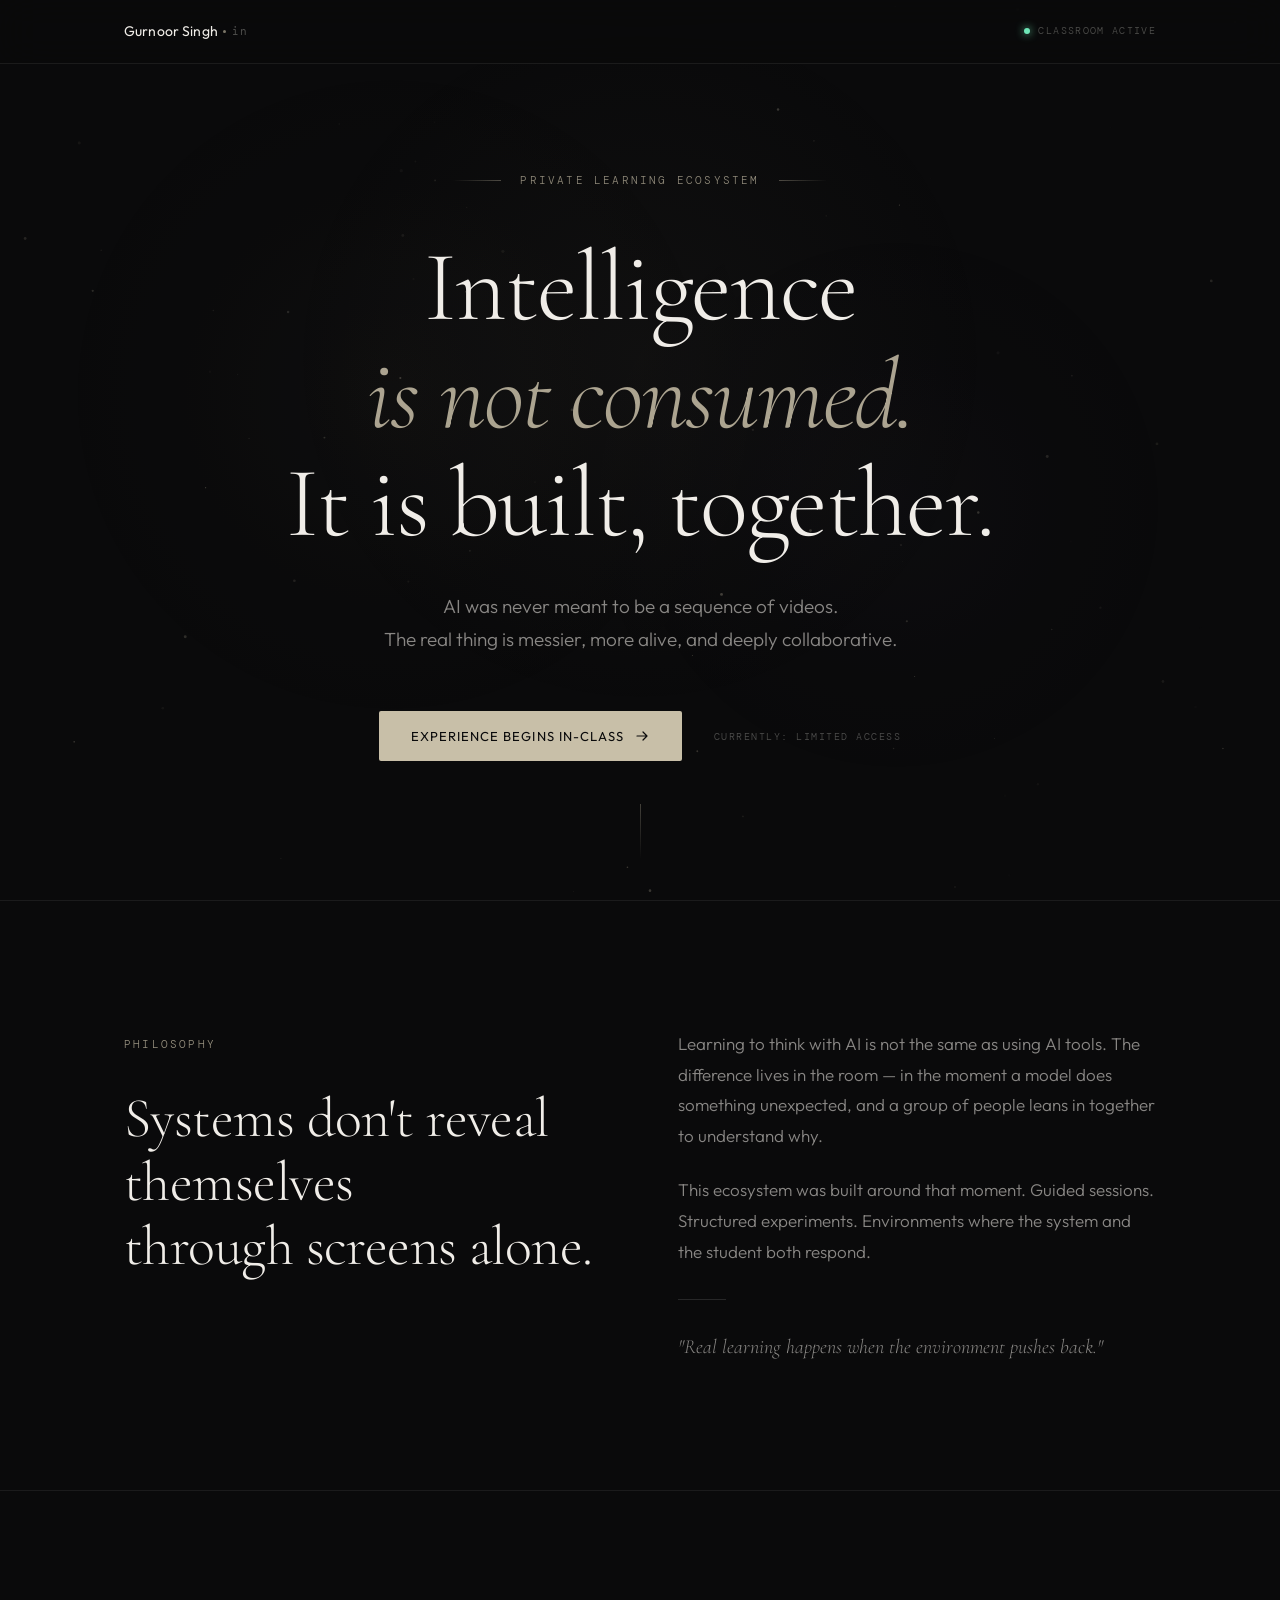
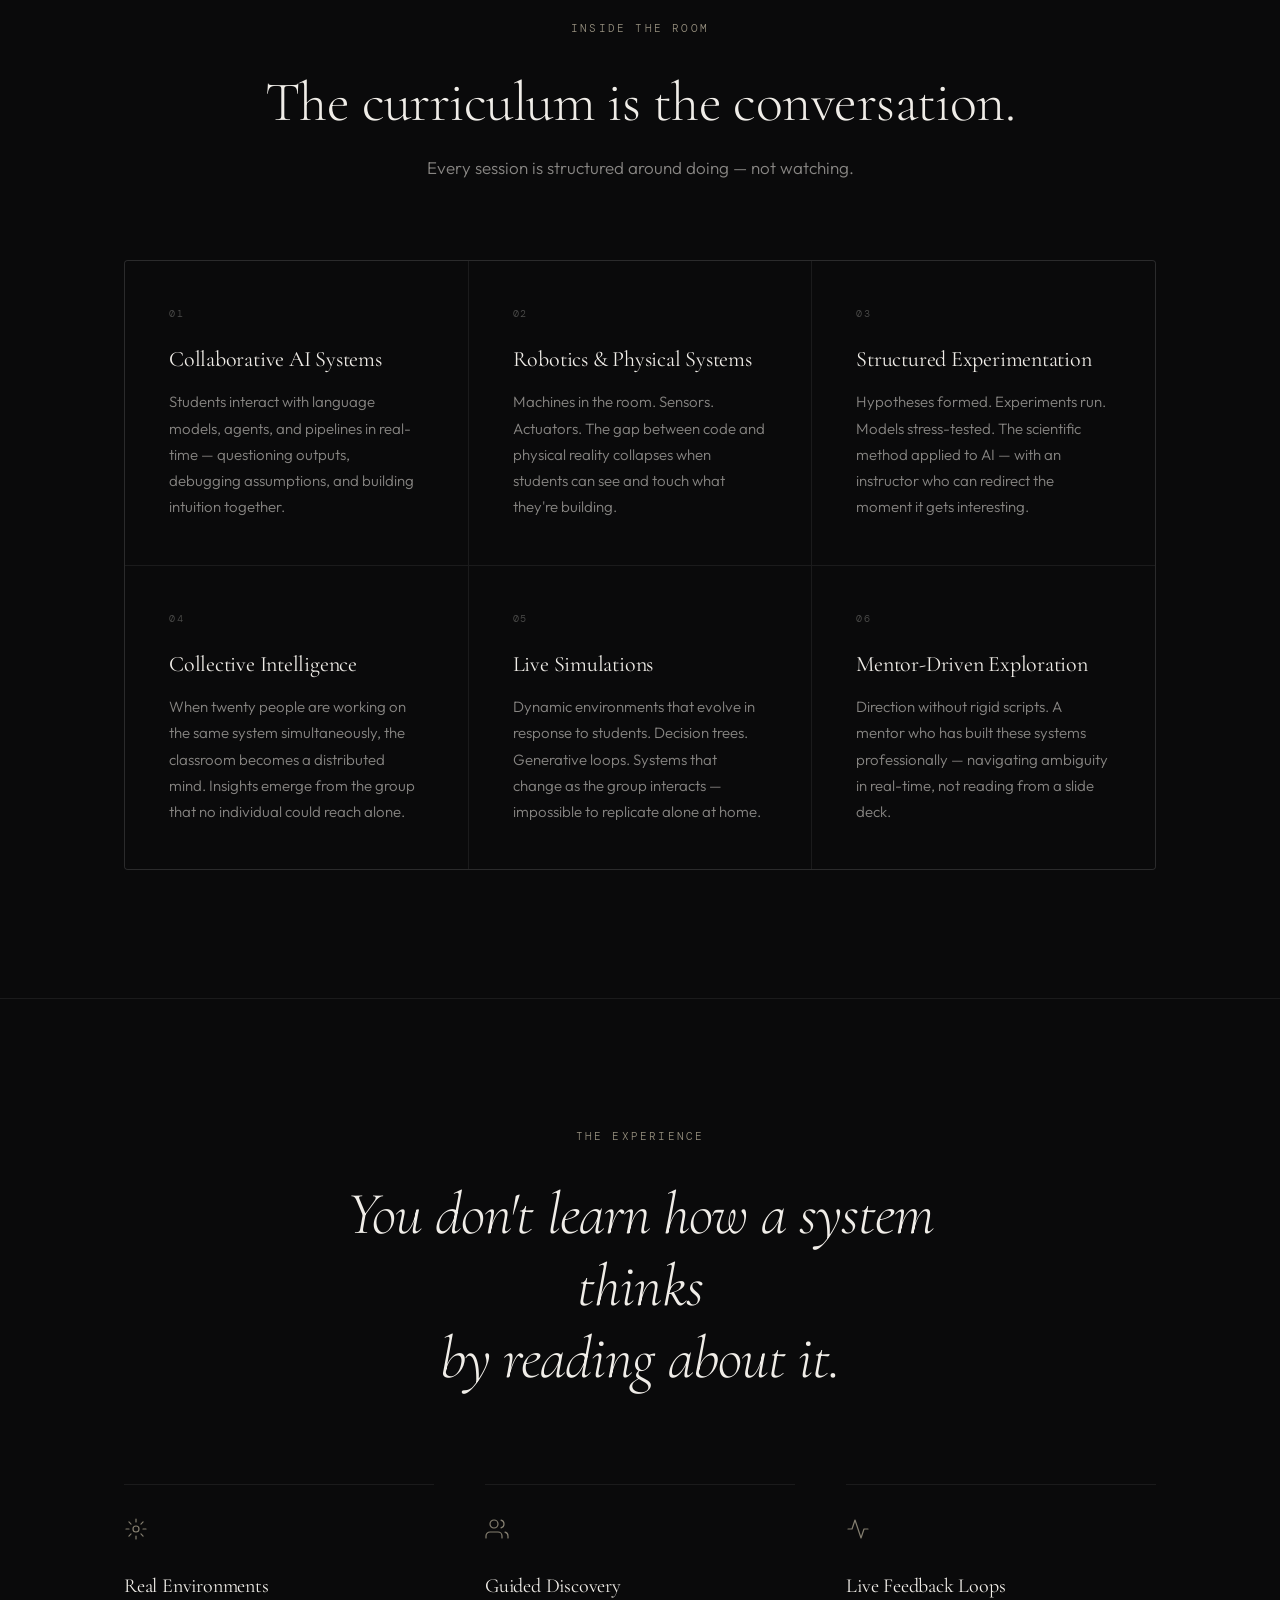
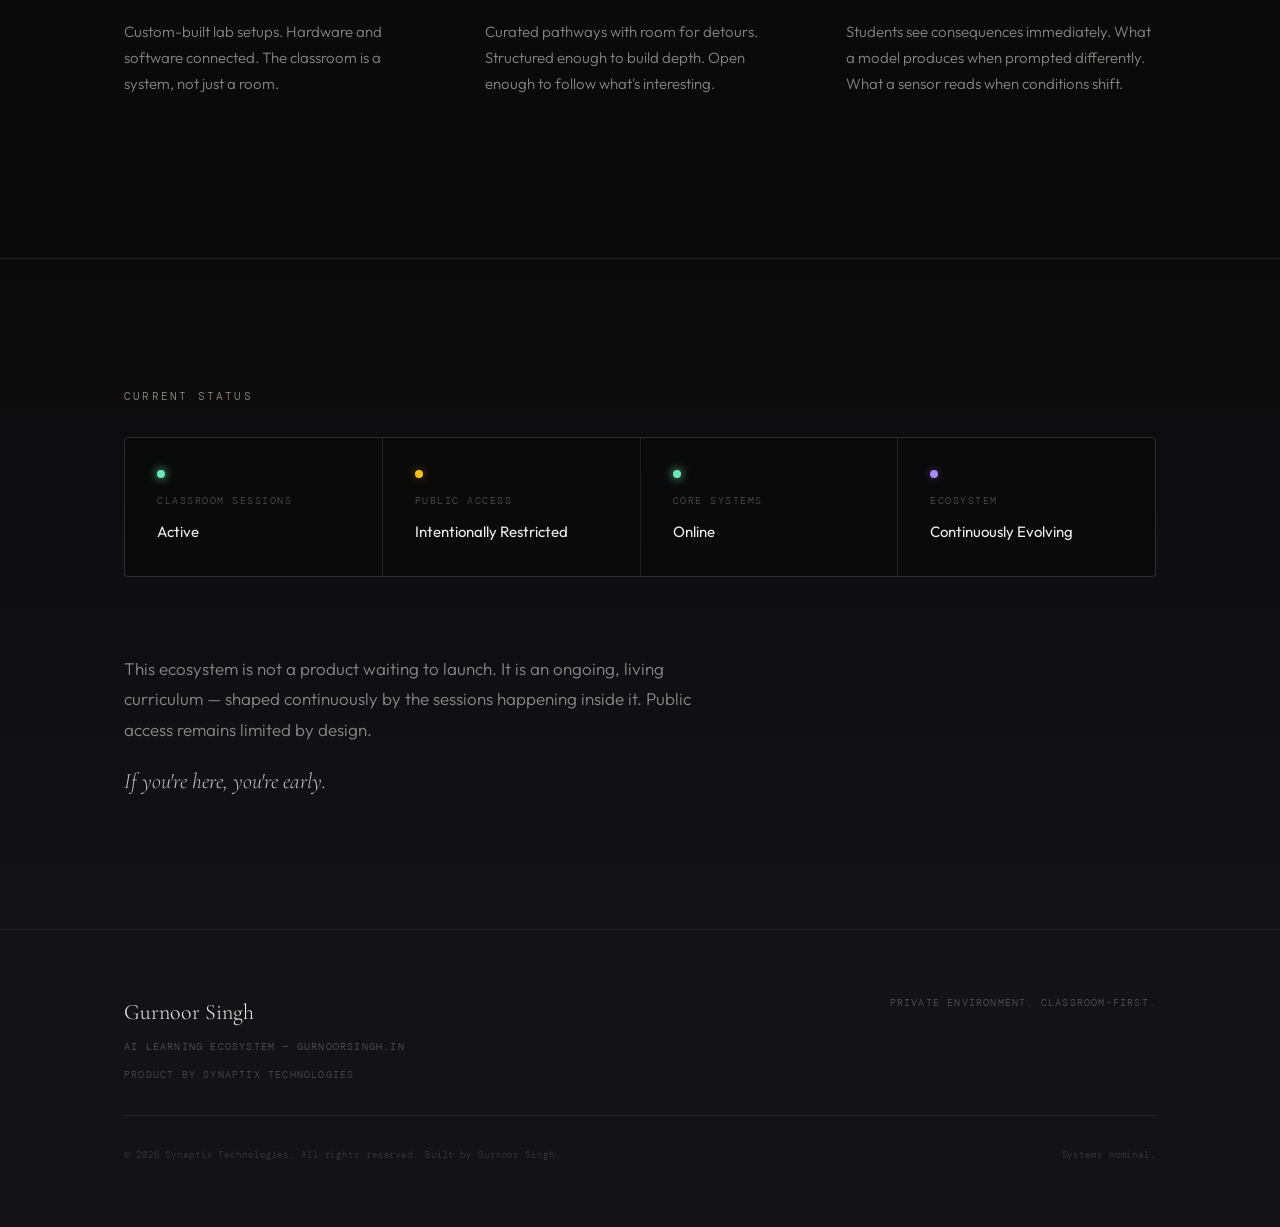
<file: index.html>
<!DOCTYPE html>
<html lang="en">
<head>
  <meta charset="UTF-8" />
  <meta name="viewport" content="width=device-width, initial-scale=1.0" />
  <meta name="description" content="A private AI learning ecosystem. Real learning happens inside the experience." />
  <meta name="robots" content="index, follow" />
  <meta property="og:title" content="Gurnoor Singh — AI Learning Ecosystem" />
  <meta property="og:description" content="A guided, immersive environment for learning AI. Not a platform. An experience." />
  <meta property="og:url" content="https://gurnoorsingh.in" />
  <title>Gurnoor Singh — AI Learning Ecosystem</title>
  <link rel="preconnect" href="https://fonts.googleapis.com" />
  <link rel="preconnect" href="https://fonts.gstatic.com" crossorigin />
  <link href="https://fonts.googleapis.com/css2?family=Cormorant+Garamond:ital,wght@0,300;0,400;0,500;1,300;1,400&family=DM+Mono:wght@300;400&family=Outfit:wght@200;300;400;500&display=swap" rel="stylesheet" />
  <link rel="stylesheet" href="style.css" />
</head>
<body>

  <!-- ═══════════════════════════════════════════
       AMBIENT CANVAS — animated background
  ═══════════════════════════════════════════ -->
  <canvas id="ambient-canvas" aria-hidden="true"></canvas>

  <!-- ═══════════════════════════════════════════
       NAVIGATION
  ═══════════════════════════════════════════ -->
  <nav class="nav" role="navigation" aria-label="Primary navigation">
    <div class="nav__inner">
      <a href="#" class="nav__wordmark" aria-label="Gurnoor Singh — Home">
        <span class="nav__name">Gurnoor Singh</span>
        <span class="nav__dot" aria-hidden="true"></span>
        <span class="nav__domain">in</span>
      </a>
      <div class="nav__status" aria-label="System status: Classroom active">
        <span class="nav__status-dot" aria-hidden="true"></span>
        <span class="nav__status-text">Classroom Active</span>
      </div>
    </div>
  </nav>

  <!-- ═══════════════════════════════════════════
       SECTION 1 — HERO
  ═══════════════════════════════════════════ -->
  <section class="hero" id="home" aria-label="Hero introduction">
    <div class="hero__container">

      <div class="hero__eyebrow reveal" data-delay="0">
        <span class="eyebrow-line" aria-hidden="true"></span>
        <span class="eyebrow-text">Private Learning Ecosystem</span>
        <span class="eyebrow-line" aria-hidden="true"></span>
      </div>

      <h1 class="hero__headline reveal" data-delay="1">
        Intelligence<br />
        <em>is not consumed.</em><br />
        It is built, together.
      </h1>

      <p class="hero__subtext reveal" data-delay="2">
        AI was never meant to be a sequence of videos.<br class="break-desktop" />
        The real thing is messier, more alive, and deeply collaborative.
      </p>

      <div class="hero__cta-row reveal" data-delay="3">
        <a href="#inside" class="cta-primary" aria-label="Learn what happens inside the experience">
          Experience Begins In-Class
          <svg class="cta-arrow" width="16" height="16" viewBox="0 0 16 16" fill="none" aria-hidden="true">
            <path d="M3 8h10M9 4l4 4-4 4" stroke="currentColor" stroke-width="1.2" stroke-linecap="round" stroke-linejoin="round"/>
          </svg>
        </a>
        <span class="cta-note">Currently: limited access</span>
      </div>

    </div>

    <!-- Scroll hint -->
    <div class="hero__scroll-hint reveal" data-delay="4" aria-hidden="true">
      <div class="scroll-line"></div>
    </div>
  </section>

  <!-- ═══════════════════════════════════════════
       SECTION 2 — PHILOSOPHY
  ═══════════════════════════════════════════ -->
  <section class="philosophy" id="philosophy" aria-label="Philosophy and vision">
    <div class="section-container">

      <div class="philosophy__left reveal" data-delay="0">
        <span class="section-label">Philosophy</span>
        <h2 class="section-headline">
          Systems don't reveal themselves<br />through screens alone.
        </h2>
      </div>

      <div class="philosophy__right reveal" data-delay="1">
        <p class="philosophy__body">
          Learning to think with AI is not the same as using AI tools. The difference lives in the room — in the moment a model does something unexpected, and a group of people leans in together to understand why.
        </p>
        <p class="philosophy__body">
          This ecosystem was built around that moment. Guided sessions. Structured experiments. Environments where the system and the student both respond.
        </p>
        <div class="philosophy__rule" aria-hidden="true"></div>
        <p class="philosophy__quote">
          "Real learning happens when the environment pushes back."
        </p>
      </div>

    </div>
  </section>

  <!-- ═══════════════════════════════════════════
       SECTION 3 — WHAT HAPPENS INSIDE
  ═══════════════════════════════════════════ -->
  <section class="inside" id="inside" aria-label="What happens inside the learning environment">
    <div class="section-container">

      <div class="inside__header reveal" data-delay="0">
        <span class="section-label">Inside The Room</span>
        <h2 class="section-headline centered">
          The curriculum is the conversation.
        </h2>
        <p class="inside__intro">
          Every session is structured around doing — not watching.
        </p>
      </div>

      <div class="inside__grid">

        <article class="inside-card reveal" data-delay="1" aria-label="Collaborative AI systems">
          <div class="inside-card__number" aria-hidden="true">01</div>
          <h3 class="inside-card__title">Collaborative AI Systems</h3>
          <p class="inside-card__body">
            Students interact with language models, agents, and pipelines in real-time — questioning outputs, debugging assumptions, and building intuition together.
          </p>
        </article>

        <article class="inside-card reveal" data-delay="2" aria-label="Robotics and physical systems">
          <div class="inside-card__number" aria-hidden="true">02</div>
          <h3 class="inside-card__title">Robotics &amp; Physical Systems</h3>
          <p class="inside-card__body">
            Machines in the room. Sensors. Actuators. The gap between code and physical reality collapses when students can see and touch what they're building.
          </p>
        </article>

        <article class="inside-card reveal" data-delay="3" aria-label="Structured experimentation">
          <div class="inside-card__number" aria-hidden="true">03</div>
          <h3 class="inside-card__title">Structured Experimentation</h3>
          <p class="inside-card__body">
            Hypotheses formed. Experiments run. Models stress-tested. The scientific method applied to AI — with an instructor who can redirect the moment it gets interesting.
          </p>
        </article>

        <article class="inside-card reveal" data-delay="4" aria-label="Collective intelligence and live simulation">
          <div class="inside-card__number" aria-hidden="true">04</div>
          <h3 class="inside-card__title">Collective Intelligence</h3>
          <p class="inside-card__body">
            When twenty people are working on the same system simultaneously, the classroom becomes a distributed mind. Insights emerge from the group that no individual could reach alone.
          </p>
        </article>

        <article class="inside-card reveal" data-delay="5" aria-label="Live system simulation">
          <div class="inside-card__number" aria-hidden="true">05</div>
          <h3 class="inside-card__title">Live Simulations</h3>
          <p class="inside-card__body">
            Dynamic environments that evolve in response to students. Decision trees. Generative loops. Systems that change as the group interacts — impossible to replicate alone at home.
          </p>
        </article>

        <article class="inside-card reveal" data-delay="6" aria-label="Mentor-driven exploration">
          <div class="inside-card__number" aria-hidden="true">06</div>
          <h3 class="inside-card__title">Mentor-Driven Exploration</h3>
          <p class="inside-card__body">
            Direction without rigid scripts. A mentor who has built these systems professionally — navigating ambiguity in real-time, not reading from a slide deck.
          </p>
        </article>

      </div>

    </div>
  </section>

  <!-- ═══════════════════════════════════════════
       SECTION 4 — IMMERSIVE EXPERIENCE
  ═══════════════════════════════════════════ -->
  <section class="immersive" id="experience" aria-label="Immersive learning experience description">
    <div class="section-container">

      <div class="immersive__inner reveal" data-delay="0">
        <span class="section-label">The Experience</span>

        <blockquote class="immersive__pull">
          You don't learn how a system thinks<br />
          by reading about it.
        </blockquote>

        <div class="immersive__panels" role="list">

          <div class="immersive-panel" role="listitem">
            <div class="immersive-panel__icon" aria-hidden="true">
              <svg width="24" height="24" viewBox="0 0 24 24" fill="none">
                <circle cx="12" cy="12" r="3" stroke="currentColor" stroke-width="1.2"/>
                <path d="M12 2v3M12 19v3M2 12h3M19 12h3" stroke="currentColor" stroke-width="1.2" stroke-linecap="round"/>
                <path d="M4.93 4.93l2.12 2.12M16.95 16.95l2.12 2.12M4.93 19.07l2.12-2.12M16.95 7.05l2.12-2.12" stroke="currentColor" stroke-width="1.2" stroke-linecap="round"/>
              </svg>
            </div>
            <h3 class="immersive-panel__title">Real Environments</h3>
            <p class="immersive-panel__body">Custom-built lab setups. Hardware and software connected. The classroom is a system, not just a room.</p>
          </div>

          <div class="immersive-panel" role="listitem">
            <div class="immersive-panel__icon" aria-hidden="true">
              <svg width="24" height="24" viewBox="0 0 24 24" fill="none">
                <path d="M17 21v-2a4 4 0 0 0-4-4H5a4 4 0 0 0-4 4v2" stroke="currentColor" stroke-width="1.2" stroke-linecap="round"/>
                <circle cx="9" cy="7" r="4" stroke="currentColor" stroke-width="1.2"/>
                <path d="M23 21v-2a4 4 0 0 0-3-3.87M16 3.13a4 4 0 0 1 0 7.75" stroke="currentColor" stroke-width="1.2" stroke-linecap="round"/>
              </svg>
            </div>
            <h3 class="immersive-panel__title">Guided Discovery</h3>
            <p class="immersive-panel__body">Curated pathways with room for detours. Structured enough to build depth. Open enough to follow what's interesting.</p>
          </div>

          <div class="immersive-panel" role="listitem">
            <div class="immersive-panel__icon" aria-hidden="true">
              <svg width="24" height="24" viewBox="0 0 24 24" fill="none">
                <polyline points="22 12 18 12 15 21 9 3 6 12 2 12" stroke="currentColor" stroke-width="1.2" stroke-linecap="round" stroke-linejoin="round"/>
              </svg>
            </div>
            <h3 class="immersive-panel__title">Live Feedback Loops</h3>
            <p class="immersive-panel__body">Students see consequences immediately. What a model produces when prompted differently. What a sensor reads when conditions shift.</p>
          </div>

        </div>

      </div>

    </div>
  </section>

  <!-- ═══════════════════════════════════════════
       SECTION 5 — CURRENT STATUS
  ═══════════════════════════════════════════ -->
  <section class="status" id="status" aria-label="Current system status">
    <div class="section-container">

      <div class="status__inner reveal" data-delay="0">
        <span class="section-label">Current Status</span>

        <div class="status__grid">

          <div class="status-block">
            <div class="status-block__indicator running" aria-label="Status: active"></div>
            <span class="status-block__label">Classroom Sessions</span>
            <span class="status-block__value">Active</span>
          </div>

          <div class="status-block">
            <div class="status-block__indicator limited" aria-label="Status: limited"></div>
            <span class="status-block__label">Public Access</span>
            <span class="status-block__value">Intentionally Restricted</span>
          </div>

          <div class="status-block">
            <div class="status-block__indicator running" aria-label="Status: online"></div>
            <span class="status-block__label">Core Systems</span>
            <span class="status-block__value">Online</span>
          </div>

          <div class="status-block">
            <div class="status-block__indicator evolving" aria-label="Status: evolving"></div>
            <span class="status-block__label">Ecosystem</span>
            <span class="status-block__value">Continuously Evolving</span>
          </div>

        </div>

        <div class="status__statement reveal" data-delay="1">
          <p>
            This ecosystem is not a product waiting to launch. It is an ongoing, living curriculum — shaped continuously by the sessions happening inside it. Public access remains limited by design.
          </p>
          <p>
            If you're here, you're early.
          </p>
        </div>

      </div>

    </div>
  </section>

  <!-- ═══════════════════════════════════════════
       FOOTER
  ═══════════════════════════════════════════ -->
  <footer class="footer" role="contentinfo">
    <div class="section-container">
      <div class="footer__inner">
        <div class="footer__left">
          <span class="footer__name">Gurnoor Singh</span>
          <span class="footer__tagline">AI Learning Ecosystem — gurnoorsingh.in</span>
          <span class="footer__meta">Product by Synaptix Technologies</span>
        </div>
        <div class="footer__right">
          <span class="footer__note">Private environment. Classroom-first.</span>
        </div>
      </div>
      <div class="footer__base">
        <span class="footer__legal">© 2026 Synaptix Technologies. All rights reserved. Built by Gurnoor Singh.</span>
        <span class="footer__build" aria-label="Build status">Systems nominal.</span>
      </div>
    </div>
  </footer>

  <script src="script.js"></script>
</body>
</html>
</file>
<file: style.css>
/* ═══════════════════════════════════════════════════════════
   GURNOORSINGH.IN — Premium AI Learning Ecosystem
   Dark, cinematic, refined. Apple-level restraint.
   Fonts: Cormorant Garamond (display), Outfit (body), DM Mono (mono)
═══════════════════════════════════════════════════════════ */

/* ─── RESET & BASE ─────────────────────────────────────── */
*,
*::before,
*::after {
  box-sizing: border-box;
  margin: 0;
  padding: 0;
}

:root {
  /* Palette */
  --ink:         #0a0a0b;
  --ink-soft:    #111114;
  --ink-mid:     #1a1a1f;
  --surface:     #131316;
  --surface-up:  #1c1c21;
  --line:        rgba(255, 255, 255, 0.07);
  --line-mid:    rgba(255, 255, 255, 0.12);

  /* Text */
  --text-primary:   #f0ede8;
  --text-secondary: rgba(240, 237, 232, 0.55);
  --text-muted:     rgba(240, 237, 232, 0.30);

  /* Accent — very restrained warm ivory glow */
  --accent:      #c8bfa8;
  --accent-dim:  rgba(200, 191, 168, 0.18);
  --accent-glow: rgba(200, 191, 168, 0.06);

  /* Status colors */
  --status-active:  #6ee7b7;
  --status-limited: #fbbf24;
  --status-evolving:#a78bfa;

  /* Type */
  --font-display: 'Cormorant Garamond', Georgia, serif;
  --font-body:    'Outfit', system-ui, sans-serif;
  --font-mono:    'DM Mono', 'Courier New', monospace;

  /* Layout */
  --max-w: 1160px;
  --nav-h: 64px;

  /* Motion */
  --ease-out:   cubic-bezier(0.16, 1, 0.3, 1);
  --ease-in-out: cubic-bezier(0.45, 0, 0.55, 1);
}

html {
  scroll-behavior: smooth;
  -webkit-font-smoothing: antialiased;
  -moz-osx-font-smoothing: grayscale;
  text-rendering: optimizeLegibility;
}

body {
  background-color: var(--ink);
  color: var(--text-primary);
  font-family: var(--font-body);
  font-size: 16px;
  font-weight: 300;
  line-height: 1.7;
  overflow-x: hidden;
  min-height: 100vh;
}

/* ─── AMBIENT CANVAS ─────────────────────────────────── */
#ambient-canvas {
  position: fixed;
  inset: 0;
  z-index: 0;
  pointer-events: none;
  opacity: 0.65;
}

/* ─── SCROLLBAR ──────────────────────────────────────── */
::-webkit-scrollbar { width: 4px; }
::-webkit-scrollbar-track { background: var(--ink); }
::-webkit-scrollbar-thumb { background: var(--line-mid); border-radius: 2px; }

/* ─── UTILITY ────────────────────────────────────────── */
.section-container {
  position: relative;
  z-index: 1;
  max-width: var(--max-w);
  margin: 0 auto;
  padding: 0 clamp(1.5rem, 5vw, 4rem);
}

.section-label {
  display: inline-block;
  font-family: var(--font-mono);
  font-size: 0.6875rem;
  font-weight: 300;
  letter-spacing: 0.2em;
  text-transform: uppercase;
  color: var(--accent);
  opacity: 0.75;
  margin-bottom: 2rem;
}

.section-headline {
  font-family: var(--font-display);
  font-size: clamp(2.2rem, 4.5vw, 3.5rem);
  font-weight: 300;
  line-height: 1.15;
  letter-spacing: -0.01em;
  color: var(--text-primary);
}

.section-headline.centered {
  text-align: center;
}

/* ─── REVEAL ANIMATION ───────────────────────────────── */
.reveal {
  opacity: 0;
  transform: translateY(28px);
  transition: opacity 0.9s var(--ease-out), transform 0.9s var(--ease-out);
}

.reveal.in-view {
  opacity: 1;
  transform: translateY(0);
}

/* Delay variants via data-delay */
.reveal[data-delay="0"] { transition-delay: 0ms; }
.reveal[data-delay="1"] { transition-delay: 100ms; }
.reveal[data-delay="2"] { transition-delay: 200ms; }
.reveal[data-delay="3"] { transition-delay: 320ms; }
.reveal[data-delay="4"] { transition-delay: 440ms; }
.reveal[data-delay="5"] { transition-delay: 560ms; }
.reveal[data-delay="6"] { transition-delay: 680ms; }

/* ─── NAVIGATION ─────────────────────────────────────── */
.nav {
  position: fixed;
  top: 0;
  left: 0;
  right: 0;
  z-index: 100;
  height: var(--nav-h);
  display: flex;
  align-items: center;
  backdrop-filter: blur(20px) saturate(120%);
  -webkit-backdrop-filter: blur(20px) saturate(120%);
  background: rgba(10, 10, 11, 0.72);
  border-bottom: 1px solid var(--line);
  transition: background 0.4s ease;
}

.nav__inner {
  width: 100%;
  max-width: var(--max-w);
  margin: 0 auto;
  padding: 0 clamp(1.5rem, 5vw, 4rem);
  display: flex;
  align-items: center;
  justify-content: space-between;
}

.nav__wordmark {
  display: flex;
  align-items: center;
  gap: 0.35rem;
  text-decoration: none;
  font-family: var(--font-body);
  font-size: 0.875rem;
  font-weight: 400;
  letter-spacing: 0.01em;
  color: var(--text-primary);
  transition: opacity 0.3s ease;
}
.nav__wordmark:hover { opacity: 0.7; }

.nav__dot {
  display: inline-block;
  width: 3px;
  height: 3px;
  border-radius: 50%;
  background: var(--accent);
  opacity: 0.6;
}

.nav__domain {
  font-family: var(--font-mono);
  font-size: 0.6875rem;
  color: var(--text-muted);
  letter-spacing: 0.05em;
}

.nav__status {
  display: flex;
  align-items: center;
  gap: 0.5rem;
}

.nav__status-dot {
  display: inline-block;
  width: 6px;
  height: 6px;
  border-radius: 50%;
  background: var(--status-active);
  box-shadow: 0 0 8px var(--status-active);
  animation: pulse-dot 2.4s ease-in-out infinite;
}

.nav__status-text {
  font-family: var(--font-mono);
  font-size: 0.6rem;
  letter-spacing: 0.14em;
  text-transform: uppercase;
  color: var(--text-muted);
}

@keyframes pulse-dot {
  0%, 100% { opacity: 1; transform: scale(1); }
  50%       { opacity: 0.5; transform: scale(0.85); }
}

/* ─── HERO ───────────────────────────────────────────── */
.hero {
  position: relative;
  min-height: 100svh;
  display: flex;
  flex-direction: column;
  align-items: center;
  justify-content: center;
  padding: calc(var(--nav-h) + 4rem) clamp(1.5rem, 5vw, 4rem) 6rem;
  text-align: center;
  overflow: hidden;
}

/* Subtle radial center glow */
.hero::before {
  content: '';
  position: absolute;
  top: 40%;
  left: 50%;
  transform: translate(-50%, -50%);
  width: min(700px, 90vw);
  height: min(700px, 90vw);
  background: radial-gradient(
    ellipse at center,
    rgba(200, 191, 168, 0.035) 0%,
    transparent 72%
  );
  pointer-events: none;
}

.hero__container {
  position: relative;
  z-index: 1;
  max-width: 820px;
}

/* Eyebrow with lines */
.hero__eyebrow {
  display: flex;
  align-items: center;
  justify-content: center;
  gap: 1.2rem;
  margin-bottom: 2.8rem;
}

.eyebrow-line {
  display: block;
  width: 48px;
  height: 1px;
  background: linear-gradient(90deg, transparent, var(--accent));
  opacity: 0.35;
}
.eyebrow-line:last-child {
  background: linear-gradient(270deg, transparent, var(--accent));
}

.eyebrow-text {
  font-family: var(--font-mono);
  font-size: 0.6875rem;
  font-weight: 300;
  letter-spacing: 0.2em;
  text-transform: uppercase;
  color: var(--accent);
  opacity: 0.7;
}

.hero__headline {
  font-family: var(--font-display);
  font-size: clamp(3rem, 8vw, 6.25rem);
  font-weight: 300;
  line-height: 1.08;
  letter-spacing: -0.02em;
  color: var(--text-primary);
  margin-bottom: 2rem;
}

.hero__headline em {
  font-style: italic;
  color: var(--accent);
  opacity: 0.85;
}

.hero__subtext {
  font-size: clamp(1rem, 2vw, 1.1875rem);
  font-weight: 300;
  color: var(--text-secondary);
  line-height: 1.7;
  margin-bottom: 3.5rem;
  max-width: 600px;
  margin-left: auto;
  margin-right: auto;
}

.hero__cta-row {
  display: flex;
  align-items: center;
  justify-content: center;
  gap: 2rem;
  flex-wrap: wrap;
}

.cta-primary {
  display: inline-flex;
  align-items: center;
  gap: 0.6rem;
  font-family: var(--font-body);
  font-size: 0.8125rem;
  font-weight: 400;
  letter-spacing: 0.08em;
  text-transform: uppercase;
  text-decoration: none;
  color: var(--ink);
  background: var(--accent);
  border: none;
  padding: 0.875rem 2rem;
  border-radius: 2px;
  cursor: pointer;
  transition: background 0.35s ease, transform 0.25s var(--ease-out), box-shadow 0.35s ease;
}

.cta-primary:hover {
  background: var(--text-primary);
  transform: translateY(-2px);
  box-shadow: 0 12px 32px rgba(200, 191, 168, 0.15);
}

.cta-primary:active { transform: translateY(0); }

.cta-arrow {
  transition: transform 0.3s var(--ease-out);
}
.cta-primary:hover .cta-arrow {
  transform: translateX(3px);
}

.cta-note {
  font-family: var(--font-mono);
  font-size: 0.625rem;
  letter-spacing: 0.15em;
  text-transform: uppercase;
  color: var(--text-muted);
}

/* Scroll hint */
.hero__scroll-hint {
  position: absolute;
  bottom: 2.5rem;
  left: 50%;
  transform: translateX(-50%);
}

.scroll-line {
  width: 1px;
  height: 56px;
  background: linear-gradient(to bottom, var(--accent), transparent);
  opacity: 0.3;
  animation: scroll-drop 2.2s ease-in-out infinite;
}

@keyframes scroll-drop {
  0% { transform: scaleY(0); transform-origin: top; opacity: 0; }
  40% { transform: scaleY(1); transform-origin: top; opacity: 0.4; }
  80% { transform: scaleY(1); transform-origin: bottom; opacity: 0; }
  100% { transform: scaleY(0); transform-origin: bottom; opacity: 0; }
}

.break-desktop { display: none; }
@media (min-width: 640px) { .break-desktop { display: block; } }

/* ─── PHILOSOPHY ─────────────────────────────────────── */
.philosophy {
  position: relative;
  z-index: 1;
  padding: clamp(5rem, 10vw, 9rem) 0;
  border-top: 1px solid var(--line);
}

.philosophy .section-container {
  display: grid;
  grid-template-columns: 1fr 1fr;
  gap: clamp(3rem, 6vw, 6rem);
  align-items: start;
}

.philosophy__body {
  color: var(--text-secondary);
  font-size: 1.0625rem;
  line-height: 1.8;
  margin-bottom: 1.5rem;
}

.philosophy__rule {
  width: 48px;
  height: 1px;
  background: var(--line-mid);
  margin: 2rem 0;
}

.philosophy__quote {
  font-family: var(--font-display);
  font-size: 1.25rem;
  font-style: italic;
  font-weight: 300;
  color: var(--text-secondary);
  line-height: 1.5;
}

/* ─── INSIDE ─────────────────────────────────────────── */
.inside {
  position: relative;
  z-index: 1;
  padding: clamp(5rem, 10vw, 9rem) 0;
  border-top: 1px solid var(--line);
}

.inside__header {
  text-align: center;
  margin-bottom: clamp(3.5rem, 6vw, 5.5rem);
  display: flex;
  flex-direction: column;
  align-items: center;
}

.inside__intro {
  margin-top: 1.25rem;
  font-size: 1.0625rem;
  color: var(--text-secondary);
  font-weight: 300;
}

.inside__grid {
  display: grid;
  grid-template-columns: repeat(auto-fit, minmax(300px, 1fr));
  gap: 1px;
  background: var(--line);
  border: 1px solid var(--line);
  border-radius: 4px;
  overflow: hidden;
}

/* Card */
.inside-card {
  position: relative;
  background: var(--ink);
  padding: clamp(2rem, 4vw, 2.75rem);
  transition: background 0.4s ease;
  overflow: hidden;
}

.inside-card::before {
  content: '';
  position: absolute;
  inset: 0;
  background: var(--accent-glow);
  opacity: 0;
  transition: opacity 0.4s ease;
}

.inside-card:hover { background: var(--surface); }
.inside-card:hover::before { opacity: 1; }

.inside-card__number {
  font-family: var(--font-mono);
  font-size: 0.625rem;
  letter-spacing: 0.15em;
  color: var(--text-muted);
  margin-bottom: 1.5rem;
}

.inside-card__title {
  font-family: var(--font-display);
  font-size: 1.375rem;
  font-weight: 400;
  color: var(--text-primary);
  line-height: 1.25;
  margin-bottom: 1rem;
  letter-spacing: -0.01em;
}

.inside-card__body {
  font-size: 0.9375rem;
  color: var(--text-secondary);
  line-height: 1.75;
}

/* ─── IMMERSIVE ───────────────────────────────────────── */
.immersive {
  position: relative;
  z-index: 1;
  padding: clamp(5rem, 10vw, 9rem) 0;
  border-top: 1px solid var(--line);
}

.immersive__inner {
  display: flex;
  flex-direction: column;
  align-items: center;
  text-align: center;
}

.immersive__pull {
  font-family: var(--font-display);
  font-size: clamp(2rem, 5vw, 3.75rem);
  font-style: italic;
  font-weight: 300;
  line-height: 1.2;
  letter-spacing: -0.015em;
  color: var(--text-primary);
  margin-bottom: clamp(4rem, 7vw, 6rem);
  max-width: 700px;
  border: none;
}

.immersive__panels {
  display: grid;
  grid-template-columns: repeat(auto-fit, minmax(240px, 1fr));
  gap: clamp(2rem, 4vw, 3.5rem);
  width: 100%;
  text-align: left;
}

.immersive-panel {
  display: flex;
  flex-direction: column;
  gap: 1rem;
  padding: 2rem 0;
  border-top: 1px solid var(--line);
}

.immersive-panel__icon {
  color: var(--accent);
  opacity: 0.65;
  margin-bottom: 0.25rem;
}

.immersive-panel__title {
  font-family: var(--font-display);
  font-size: 1.25rem;
  font-weight: 400;
  color: var(--text-primary);
  letter-spacing: -0.01em;
}

.immersive-panel__body {
  font-size: 0.9375rem;
  color: var(--text-secondary);
  line-height: 1.75;
}

/* ─── STATUS ──────────────────────────────────────────── */
.status {
  position: relative;
  z-index: 1;
  padding: clamp(5rem, 10vw, 9rem) 0;
  border-top: 1px solid var(--line);
  background: linear-gradient(180deg, var(--ink) 0%, var(--surface) 100%);
}

.status__inner {
  display: flex;
  flex-direction: column;
  align-items: flex-start;
}

.status__grid {
  display: grid;
  grid-template-columns: repeat(auto-fit, minmax(200px, 1fr));
  gap: 1px;
  width: 100%;
  background: var(--line);
  border: 1px solid var(--line);
  border-radius: 4px;
  overflow: hidden;
  margin-bottom: clamp(3rem, 6vw, 5rem);
}

.status-block {
  display: flex;
  flex-direction: column;
  gap: 0.6rem;
  padding: clamp(1.5rem, 3vw, 2rem);
  background: var(--ink);
  transition: background 0.35s ease;
}

.status-block:hover { background: var(--surface); }

.status-block__indicator {
  width: 8px;
  height: 8px;
  border-radius: 50%;
  margin-bottom: 0.25rem;
}

.status-block__indicator.running {
  background: var(--status-active);
  box-shadow: 0 0 10px var(--status-active);
  animation: pulse-dot 2.8s ease-in-out infinite;
}

.status-block__indicator.limited {
  background: var(--status-limited);
  box-shadow: 0 0 10px rgba(251, 191, 36, 0.4);
  animation: pulse-dot 3.5s ease-in-out infinite;
}

.status-block__indicator.evolving {
  background: var(--status-evolving);
  box-shadow: 0 0 10px rgba(167, 139, 250, 0.4);
  animation: pulse-dot 4s ease-in-out infinite;
}

.status-block__label {
  font-family: var(--font-mono);
  font-size: 0.625rem;
  letter-spacing: 0.15em;
  text-transform: uppercase;
  color: var(--text-muted);
}

.status-block__value {
  font-family: var(--font-body);
  font-size: 0.9375rem;
  font-weight: 400;
  color: var(--text-primary);
}

.status__statement {
  max-width: 580px;
}

.status__statement p {
  font-size: 1.0625rem;
  color: var(--text-secondary);
  line-height: 1.8;
  margin-bottom: 1rem;
}

.status__statement p:last-child {
  font-family: var(--font-display);
  font-style: italic;
  font-size: 1.375rem;
  color: var(--text-primary);
  margin-bottom: 0;
  opacity: 0.8;
}

/* ─── FOOTER ──────────────────────────────────────────── */
.footer {
  position: relative;
  z-index: 1;
  padding: clamp(3rem, 5vw, 4rem) 0;
  border-top: 1px solid var(--line);
  background: var(--surface);
}

.footer__inner {
  display: flex;
  align-items: flex-start;
  justify-content: space-between;
  gap: 2rem;
  flex-wrap: wrap;
  margin-bottom: 2rem;
  padding-bottom: 2rem;
  border-bottom: 1px solid var(--line);
}

.footer__left {
  display: flex;
  flex-direction: column;
  gap: 0.4rem;
}

.footer__name {
  font-family: var(--font-display);
  font-size: 1.375rem;
  font-weight: 300;
  color: var(--text-primary);
}

.footer__tagline {
  font-family: var(--font-mono);
  font-size: 0.625rem;
  letter-spacing: 0.12em;
  color: var(--text-muted);
  text-transform: uppercase;
}

.footer__meta {
  font-family: var(--font-mono);
  font-size: 0.625rem;
  letter-spacing: 0.12em;
  color: var(--text-muted);
  text-transform: uppercase;
  margin-top: 0.3rem;
  opacity: 0.85;
}

.footer__right {
  display: flex;
  align-items: center;
}

.footer__note {
  font-family: var(--font-mono);
  font-size: 0.625rem;
  letter-spacing: 0.12em;
  color: var(--text-muted);
  text-transform: uppercase;
}

.footer__base {
  display: flex;
  align-items: center;
  justify-content: space-between;
  gap: 1rem;
  flex-wrap: wrap;
}

.footer__legal,
.footer__build {
  font-family: var(--font-mono);
  font-size: 0.5625rem;
  letter-spacing: 0.1em;
  color: var(--text-muted);
  opacity: 0.6;
}

/* ─── RESPONSIVE ──────────────────────────────────────── */
@media (max-width: 768px) {

  .philosophy .section-container {
    grid-template-columns: 1fr;
    gap: 2.5rem;
  }

  .inside__grid {
    grid-template-columns: 1fr;
  }

  .immersive__panels {
    grid-template-columns: 1fr;
  }

  .status__grid {
    grid-template-columns: 1fr 1fr;
  }

  .footer__inner {
    flex-direction: column;
  }

  .hero__cta-row {
    flex-direction: column;
    gap: 1rem;
  }
}

@media (max-width: 480px) {
  .status__grid {
    grid-template-columns: 1fr;
  }

  .nav__status-text { display: none; }
}

/* ─── SELECTION ───────────────────────────────────────── */
::selection {
  background: var(--accent-dim);
  color: var(--text-primary);
}

/* ─── FOCUS VISIBLE ───────────────────────────────────── */
:focus-visible {
  outline: 1.5px solid var(--accent);
  outline-offset: 4px;
  border-radius: 2px;
}
</file>
